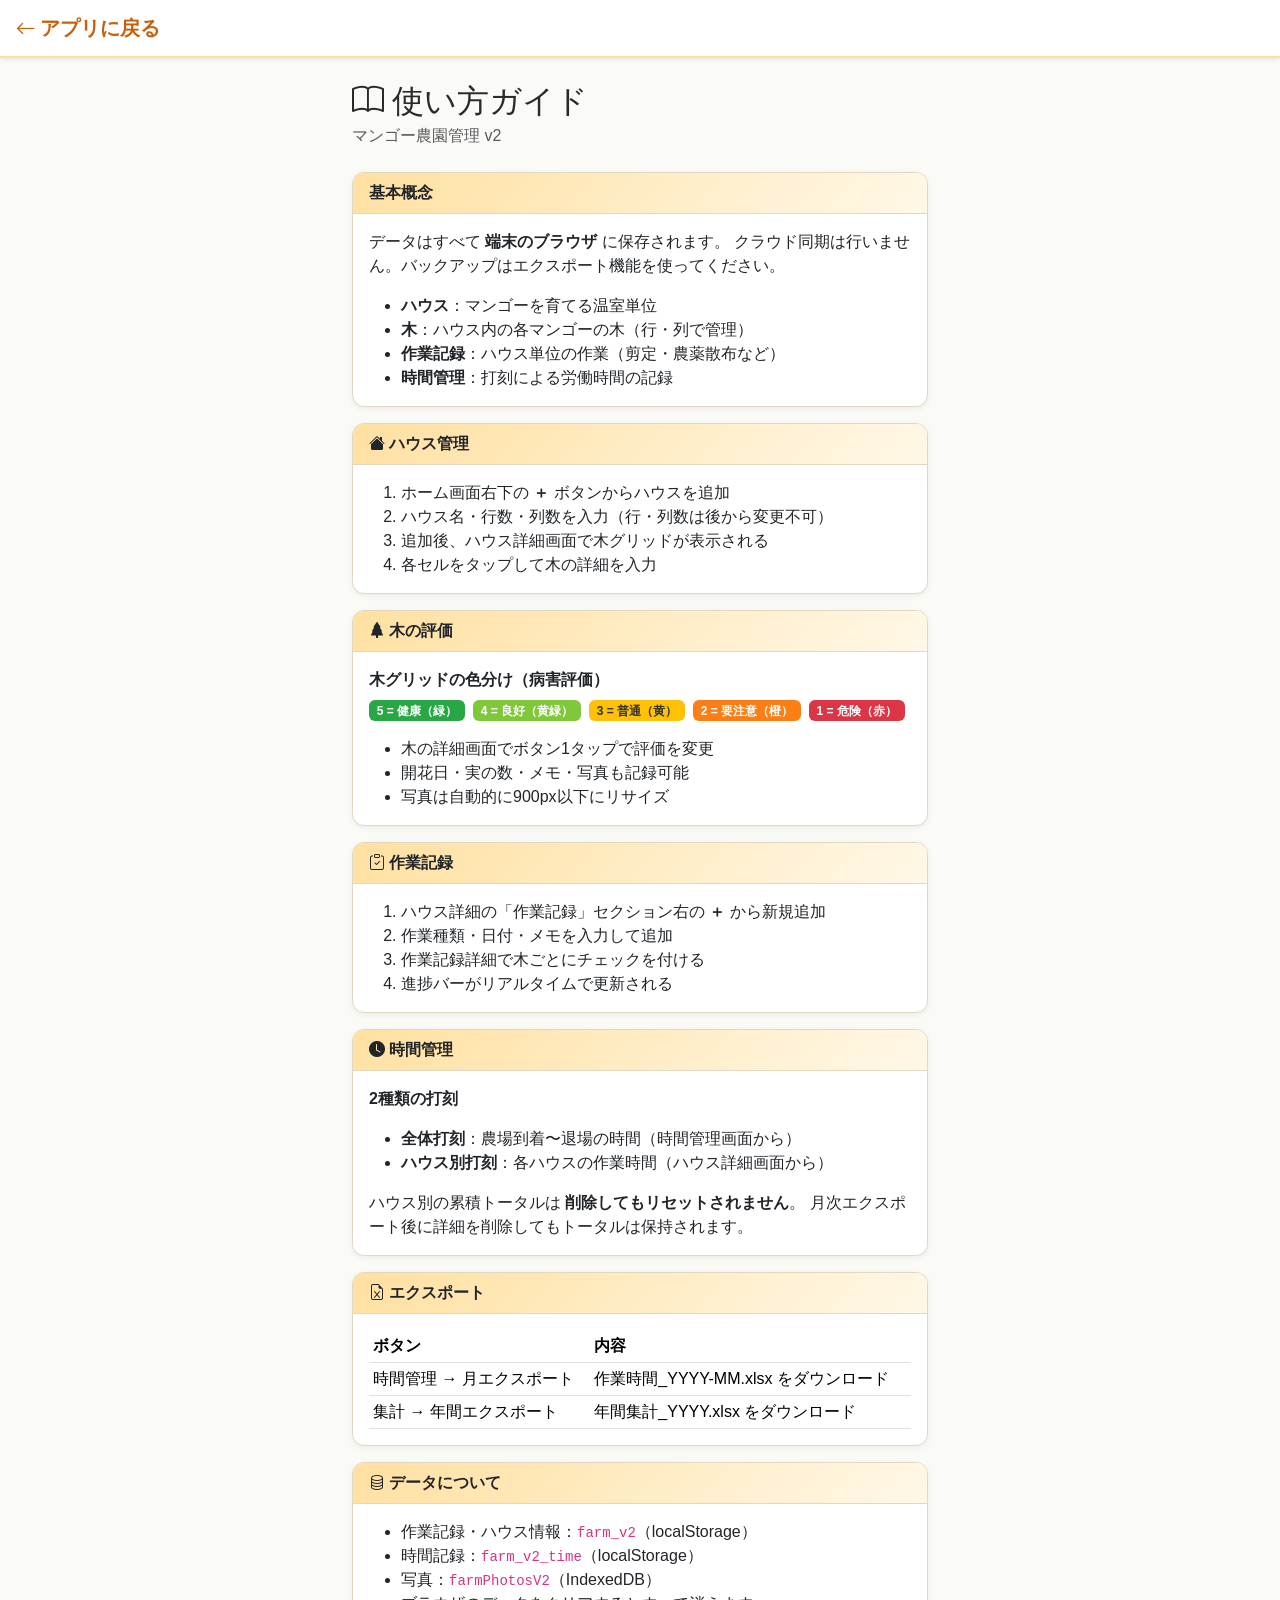
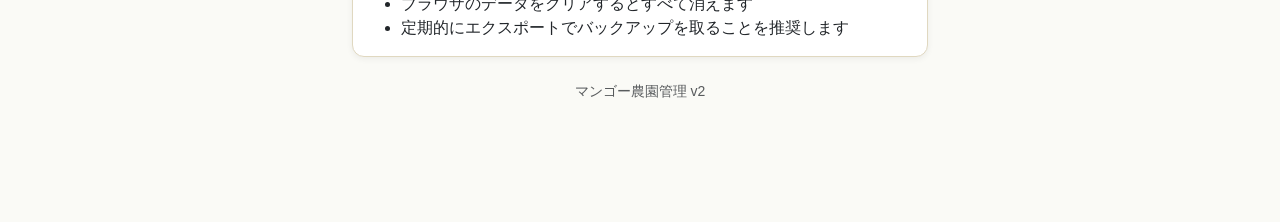
<file: manual.html>
<!DOCTYPE html>
<html lang="ja">
<head>
  <meta charset="UTF-8">
  <meta name="viewport" content="width=device-width, initial-scale=1.0">
  <title>使い方ガイド — マンゴー農園管理</title>
  <link rel="stylesheet" href="https://cdn.jsdelivr.net/npm/bootstrap@5.3.2/dist/css/bootstrap.min.css">
  <link rel="stylesheet" href="https://cdn.jsdelivr.net/npm/bootstrap-icons@1.11.3/font/bootstrap-icons.min.css">
  <link rel="stylesheet" href="style.css">
</head>
<body>
<nav class="navbar sticky-top">
  <div class="container-fluid px-3">
    <a class="navbar-brand" href="index.html">
      <i class="bi bi-arrow-left me-1"></i>アプリに戻る
    </a>
  </div>
</nav>

<div class="container py-4" style="max-width:600px">
  <h2 class="mb-1"><i class="bi bi-book me-2"></i>使い方ガイド</h2>
  <p class="text-muted mb-4">マンゴー農園管理 v2</p>

  <!-- 基本概念 -->
  <div class="card mb-3">
    <div class="card-header">基本概念</div>
    <div class="card-body">
      <p>データはすべて <strong>端末のブラウザ</strong> に保存されます。
      クラウド同期は行いません。バックアップはエクスポート機能を使ってください。</p>
      <ul class="mb-0">
        <li><strong>ハウス</strong>：マンゴーを育てる温室単位</li>
        <li><strong>木</strong>：ハウス内の各マンゴーの木（行・列で管理）</li>
        <li><strong>作業記録</strong>：ハウス単位の作業（剪定・農薬散布など）</li>
        <li><strong>時間管理</strong>：打刻による労働時間の記録</li>
      </ul>
    </div>
  </div>

  <!-- ハウス管理 -->
  <div class="card mb-3">
    <div class="card-header"><i class="bi bi-house-fill me-1"></i>ハウス管理</div>
    <div class="card-body">
      <ol class="mb-0">
        <li>ホーム画面右下の <strong>＋</strong> ボタンからハウスを追加</li>
        <li>ハウス名・行数・列数を入力（行・列数は後から変更不可）</li>
        <li>追加後、ハウス詳細画面で木グリッドが表示される</li>
        <li>各セルをタップして木の詳細を入力</li>
      </ol>
    </div>
  </div>

  <!-- 木の評価 -->
  <div class="card mb-3">
    <div class="card-header"><i class="bi bi-tree-fill me-1"></i>木の評価</div>
    <div class="card-body">
      <p class="mb-2"><strong>木グリッドの色分け（病害評価）</strong></p>
      <div class="d-flex gap-2 flex-wrap mb-3">
        <span class="badge" style="background:var(--rating-5)">5 = 健康（緑）</span>
        <span class="badge" style="background:var(--rating-4)">4 = 良好（黄緑）</span>
        <span class="badge" style="background:var(--rating-3);color:#333">3 = 普通（黄）</span>
        <span class="badge" style="background:var(--rating-2)">2 = 要注意（橙）</span>
        <span class="badge" style="background:var(--rating-1)">1 = 危険（赤）</span>
      </div>
      <ul class="mb-0">
        <li>木の詳細画面でボタン1タップで評価を変更</li>
        <li>開花日・実の数・メモ・写真も記録可能</li>
        <li>写真は自動的に900px以下にリサイズ</li>
      </ul>
    </div>
  </div>

  <!-- 作業記録 -->
  <div class="card mb-3">
    <div class="card-header"><i class="bi bi-clipboard-check me-1"></i>作業記録</div>
    <div class="card-body">
      <ol class="mb-0">
        <li>ハウス詳細の「作業記録」セクション右の <strong>＋</strong> から新規追加</li>
        <li>作業種類・日付・メモを入力して追加</li>
        <li>作業記録詳細で木ごとにチェックを付ける</li>
        <li>進捗バーがリアルタイムで更新される</li>
      </ol>
    </div>
  </div>

  <!-- 時間管理 -->
  <div class="card mb-3">
    <div class="card-header"><i class="bi bi-clock-fill me-1"></i>時間管理</div>
    <div class="card-body">
      <p><strong>2種類の打刻</strong></p>
      <ul>
        <li><strong>全体打刻</strong>：農場到着〜退場の時間（時間管理画面から）</li>
        <li><strong>ハウス別打刻</strong>：各ハウスの作業時間（ハウス詳細画面から）</li>
      </ul>
      <p class="mb-0">ハウス別の累積トータルは <strong>削除してもリセットされません</strong>。
      月次エクスポート後に詳細を削除してもトータルは保持されます。</p>
    </div>
  </div>

  <!-- エクスポート -->
  <div class="card mb-3">
    <div class="card-header"><i class="bi bi-file-earmark-excel me-1"></i>エクスポート</div>
    <div class="card-body">
      <table class="table table-sm mb-0">
        <thead>
          <tr><th>ボタン</th><th>内容</th></tr>
        </thead>
        <tbody>
          <tr>
            <td>時間管理 → 月エクスポート</td>
            <td>作業時間_YYYY-MM.xlsx をダウンロード</td>
          </tr>
          <tr>
            <td>集計 → 年間エクスポート</td>
            <td>年間集計_YYYY.xlsx をダウンロード</td>
          </tr>
        </tbody>
      </table>
    </div>
  </div>

  <!-- データについて -->
  <div class="card mb-3">
    <div class="card-header"><i class="bi bi-database me-1"></i>データについて</div>
    <div class="card-body">
      <ul class="mb-0">
        <li>作業記録・ハウス情報：<code>farm_v2</code>（localStorage）</li>
        <li>時間記録：<code>farm_v2_time</code>（localStorage）</li>
        <li>写真：<code>farmPhotosV2</code>（IndexedDB）</li>
        <li>ブラウザのデータをクリアするとすべて消えます</li>
        <li>定期的にエクスポートでバックアップを取ることを推奨します</li>
      </ul>
    </div>
  </div>

  <p class="text-center text-muted small mt-4">マンゴー農園管理 v2</p>
</div>
</body>
</html>
</file>
<file: style.css>
:root {
  --mango-dark: #c8600a;
  --mango-mid: #f08020;
  --mango-light: #ffe0a0;
  --mango-green: #6aaa30;
  --mango-green-light: #d4f0a0;
  --bg: #fafaf6;
  --card-bg: #ffffff;
  --text: #2a2a2a;
  --text-muted: #6c757d;
  --border: #e0d8c0;
  --rating-5: #28a745;
  --rating-4: #7fc83a;
  --rating-3: #ffc107;
  --rating-2: #fd7e14;
  --rating-1: #dc3545;
}

* { box-sizing: border-box; }

body {
  background: var(--bg);
  color: var(--text);
  font-family: -apple-system, BlinkMacSystemFont, 'Segoe UI', sans-serif;
  margin: 0;
  padding-bottom: 80px;
}

/* Navbar */
.navbar-brand {
  font-weight: 700;
  color: var(--mango-dark) !important;
}
.navbar {
  background: var(--card-bg) !important;
  border-bottom: 2px solid var(--mango-light);
  box-shadow: 0 2px 4px rgba(0,0,0,0.08);
}
.nav-link {
  color: var(--mango-dark) !important;
  font-weight: 500;
}
.nav-link.active {
  color: var(--mango-mid) !important;
  border-bottom: 2px solid var(--mango-mid);
}

/* Cards */
.card {
  border: 1px solid var(--border);
  border-radius: 12px;
  box-shadow: 0 2px 6px rgba(0,0,0,0.06);
  background: var(--card-bg);
}
.card-header {
  background: linear-gradient(135deg, var(--mango-light), #fff8e8);
  border-bottom: 1px solid var(--border);
  border-radius: 11px 11px 0 0 !important;
  font-weight: 600;
}

/* Buttons */
.btn-primary {
  background: var(--mango-mid);
  border-color: var(--mango-mid);
  color: #fff;
}
.btn-primary:hover, .btn-primary:active {
  background: var(--mango-dark);
  border-color: var(--mango-dark);
}
.btn-outline-primary {
  color: var(--mango-mid);
  border-color: var(--mango-mid);
}
.btn-outline-primary:hover {
  background: var(--mango-mid);
  border-color: var(--mango-mid);
  color: #fff;
}
.btn-success {
  background: var(--mango-green);
  border-color: var(--mango-green);
}
.btn {
  min-height: 44px;
  min-width: 44px;
  border-radius: 8px;
}
.btn-sm {
  min-height: 36px;
}

/* FAB */
.fab {
  position: fixed;
  bottom: 24px;
  right: 20px;
  width: 56px;
  height: 56px;
  border-radius: 50%;
  background: var(--mango-mid);
  color: #fff;
  border: none;
  font-size: 24px;
  box-shadow: 0 4px 12px rgba(0,0,0,0.25);
  display: flex;
  align-items: center;
  justify-content: center;
  z-index: 1000;
  cursor: pointer;
  transition: background 0.15s;
}
.fab:hover { background: var(--mango-dark); }

/* House card */
.house-card {
  cursor: pointer;
  transition: transform 0.1s, box-shadow 0.1s;
}
.house-card:hover {
  transform: translateY(-2px);
  box-shadow: 0 6px 16px rgba(0,0,0,0.12);
}
.house-card .house-name {
  font-size: 1.15rem;
  font-weight: 700;
  color: var(--mango-dark);
}

/* Stats bar */
.stats-bar {
  display: flex;
  gap: 8px;
  flex-wrap: wrap;
  padding: 10px 0;
}
.stat-chip {
  background: var(--mango-light);
  border-radius: 20px;
  padding: 4px 12px;
  font-size: 0.82rem;
  font-weight: 600;
  color: var(--mango-dark);
  white-space: nowrap;
}

/* Tree grid */
.tree-grid {
  display: grid;
  gap: 6px;
}
.tree-cell {
  aspect-ratio: 1;
  border-radius: 8px;
  display: flex;
  align-items: center;
  justify-content: center;
  font-size: 0.7rem;
  font-weight: 700;
  cursor: pointer;
  color: #fff;
  border: 2px solid transparent;
  transition: transform 0.1s;
  min-height: 44px;
  text-shadow: 0 1px 2px rgba(0,0,0,0.3);
}
.tree-cell:hover { transform: scale(1.05); }
.tree-cell.rating-5 { background: var(--rating-5); }
.tree-cell.rating-4 { background: var(--rating-4); }
.tree-cell.rating-3 { background: var(--rating-3); color: #333; text-shadow: none; }
.tree-cell.rating-2 { background: var(--rating-2); }
.tree-cell.rating-1 { background: var(--rating-1); }
.tree-cell.selected { border-color: #333; box-shadow: 0 0 0 2px rgba(0,0,0,0.4); }

/* Rating buttons */
.rating-btn-group {
  display: flex;
  gap: 6px;
}
.rating-btn {
  flex: 1;
  min-height: 48px;
  border: 2px solid transparent;
  border-radius: 10px;
  font-weight: 700;
  font-size: 1rem;
  color: #fff;
  cursor: pointer;
  transition: transform 0.1s, opacity 0.1s;
}
.rating-btn:not(.active) { opacity: 0.45; }
.rating-btn.active { opacity: 1; transform: scale(1.08); border-color: #333; }
.rating-btn.r5 { background: var(--rating-5); }
.rating-btn.r4 { background: var(--rating-4); }
.rating-btn.r3 { background: var(--rating-3); color: #333; }
.rating-btn.r2 { background: var(--rating-2); }
.rating-btn.r1 { background: var(--rating-1); }

/* Timer */
.timer-display {
  font-size: 2.2rem;
  font-weight: 700;
  font-variant-numeric: tabular-nums;
  color: var(--mango-dark);
  letter-spacing: 2px;
}
.timer-running {
  animation: pulse-border 2s infinite;
}
@keyframes pulse-border {
  0%, 100% { border-color: var(--mango-mid); }
  50% { border-color: var(--mango-dark); }
}

/* Work type badge */
.work-type-badge {
  display: inline-block;
  background: var(--mango-light);
  color: var(--mango-dark);
  border-radius: 12px;
  padding: 2px 10px;
  font-size: 0.78rem;
  font-weight: 600;
}

/* Progress bar */
.progress-custom {
  height: 8px;
  border-radius: 4px;
  background: var(--border);
  overflow: hidden;
}
.progress-custom-bar {
  height: 100%;
  background: var(--mango-mid);
  border-radius: 4px;
  transition: width 0.3s;
}

/* Bar chart */
.bar-chart-row {
  display: flex;
  align-items: center;
  gap: 10px;
  margin-bottom: 10px;
}
.bar-chart-label {
  width: 80px;
  font-size: 0.82rem;
  text-align: right;
  flex-shrink: 0;
}
.bar-chart-bar-wrap {
  flex: 1;
  background: var(--border);
  border-radius: 4px;
  height: 22px;
  overflow: hidden;
}
.bar-chart-bar {
  height: 100%;
  background: var(--mango-mid);
  border-radius: 4px;
  transition: width 0.4s;
  min-width: 4px;
}
.bar-chart-val {
  width: 60px;
  font-size: 0.78rem;
  font-weight: 600;
  color: var(--mango-dark);
}

/* Photo gallery */
.photo-grid {
  display: grid;
  grid-template-columns: repeat(3, 1fr);
  gap: 8px;
}
.photo-thumb {
  aspect-ratio: 1;
  object-fit: cover;
  border-radius: 8px;
  cursor: pointer;
  width: 100%;
  border: 2px solid var(--border);
}

/* Form */
.form-label { font-weight: 600; color: var(--mango-dark); }
.form-control:focus, .form-select:focus {
  border-color: var(--mango-mid);
  box-shadow: 0 0 0 0.2rem rgba(240,128,32,0.2);
}

/* Section header */
.section-title {
  font-size: 0.78rem;
  font-weight: 700;
  text-transform: uppercase;
  letter-spacing: 0.08em;
  color: var(--text-muted);
  margin-bottom: 8px;
}

/* Checklist item */
.checklist-item {
  display: flex;
  align-items: center;
  gap: 10px;
  padding: 8px 0;
  border-bottom: 1px solid var(--border);
  cursor: pointer;
}
.checklist-item:last-child { border-bottom: none; }
.checklist-item input[type=checkbox] {
  width: 22px;
  height: 22px;
  accent-color: var(--mango-mid);
  cursor: pointer;
  flex-shrink: 0;
}

/* Alert / Toast */
.toast-container {
  position: fixed;
  bottom: 80px;
  right: 16px;
  z-index: 2000;
}

/* Responsive tweaks */
@media (max-width: 576px) {
  .timer-display { font-size: 1.8rem; }
  .stats-bar { gap: 5px; }
  .stat-chip { font-size: 0.75rem; padding: 3px 9px; }
}
</file>
